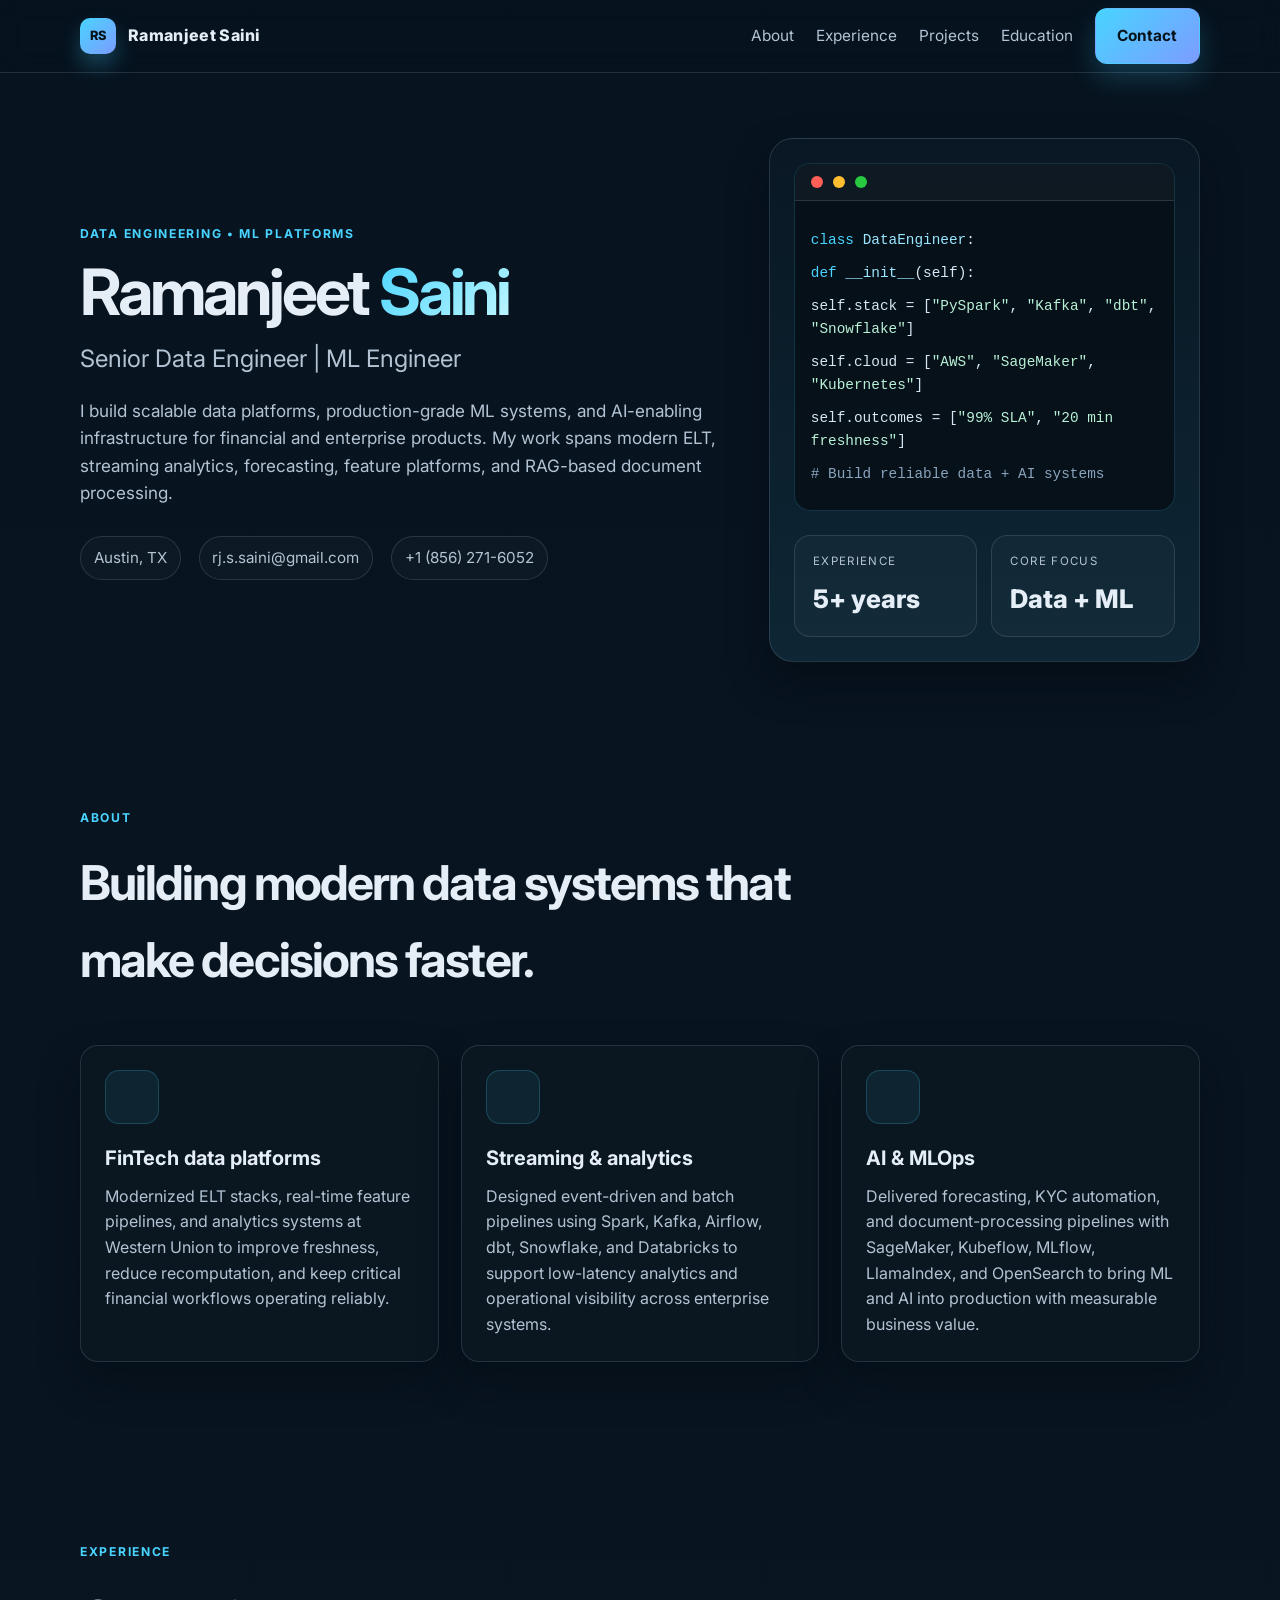
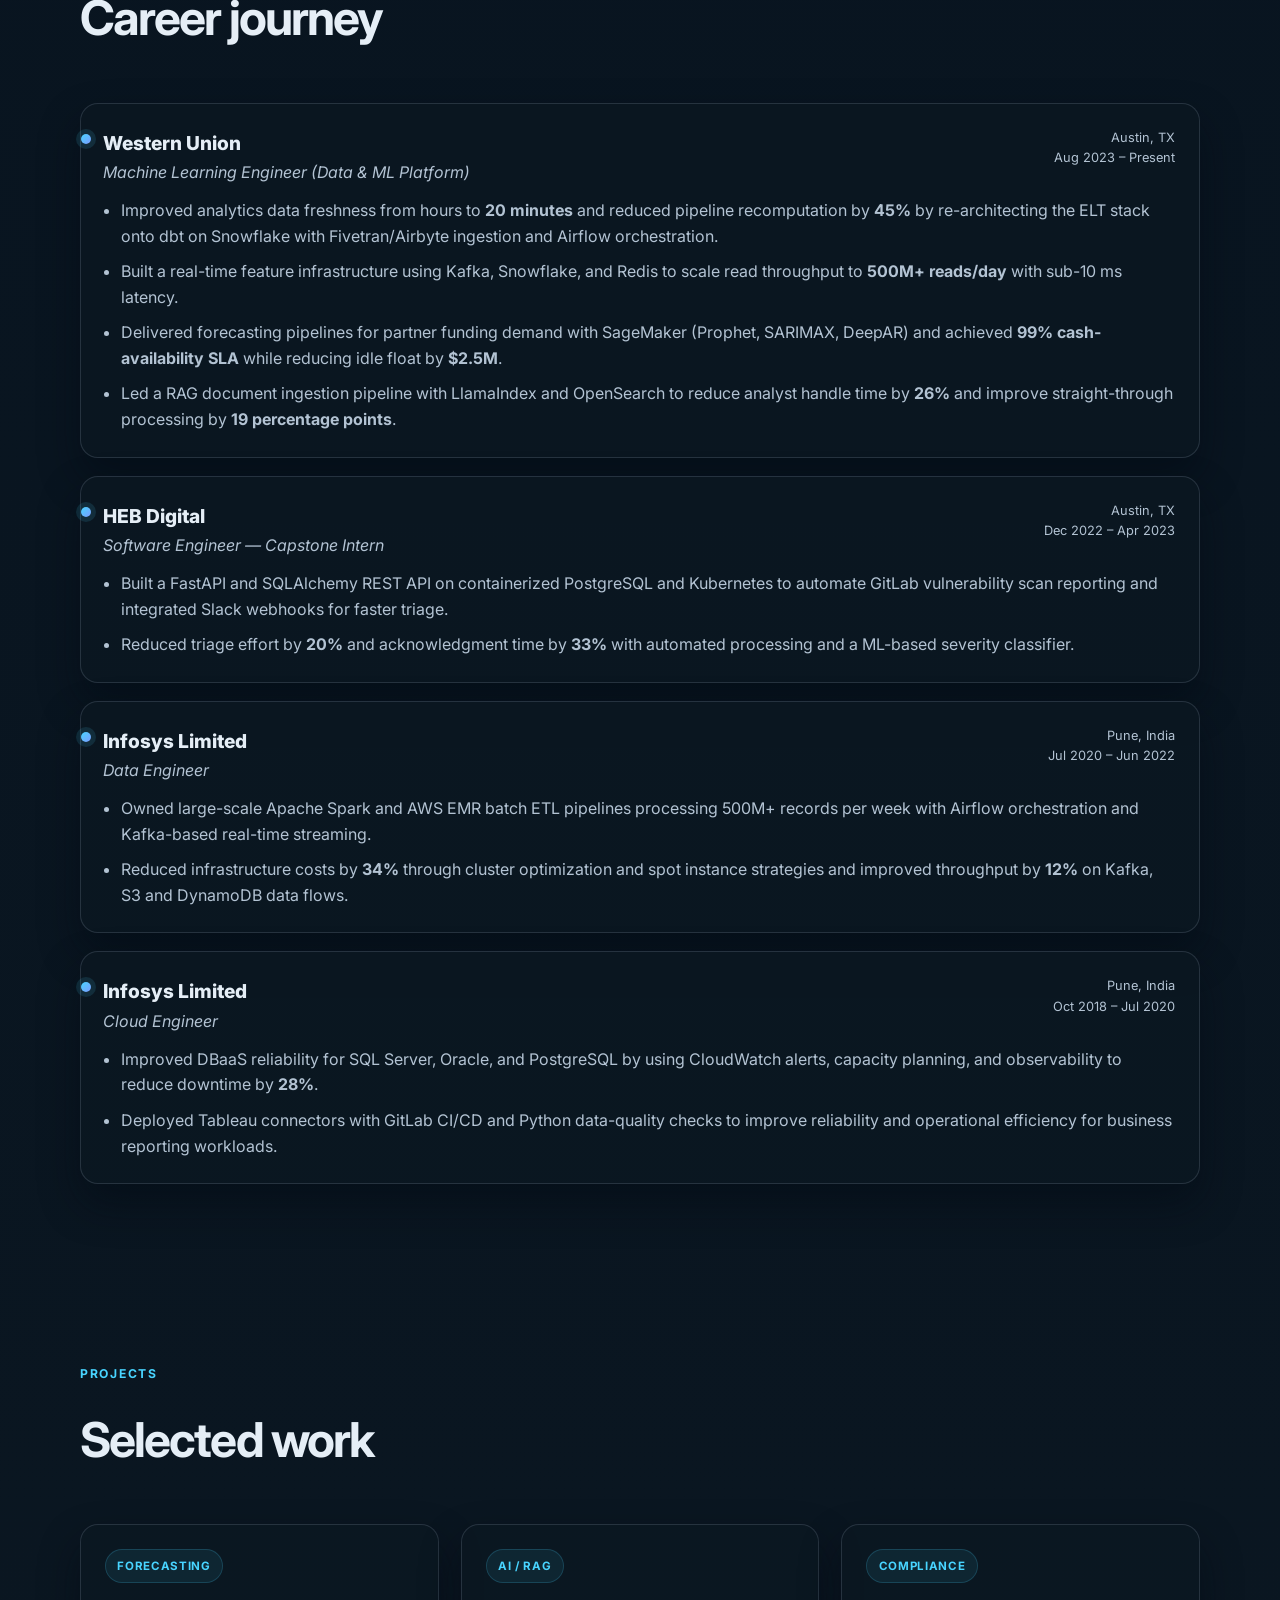
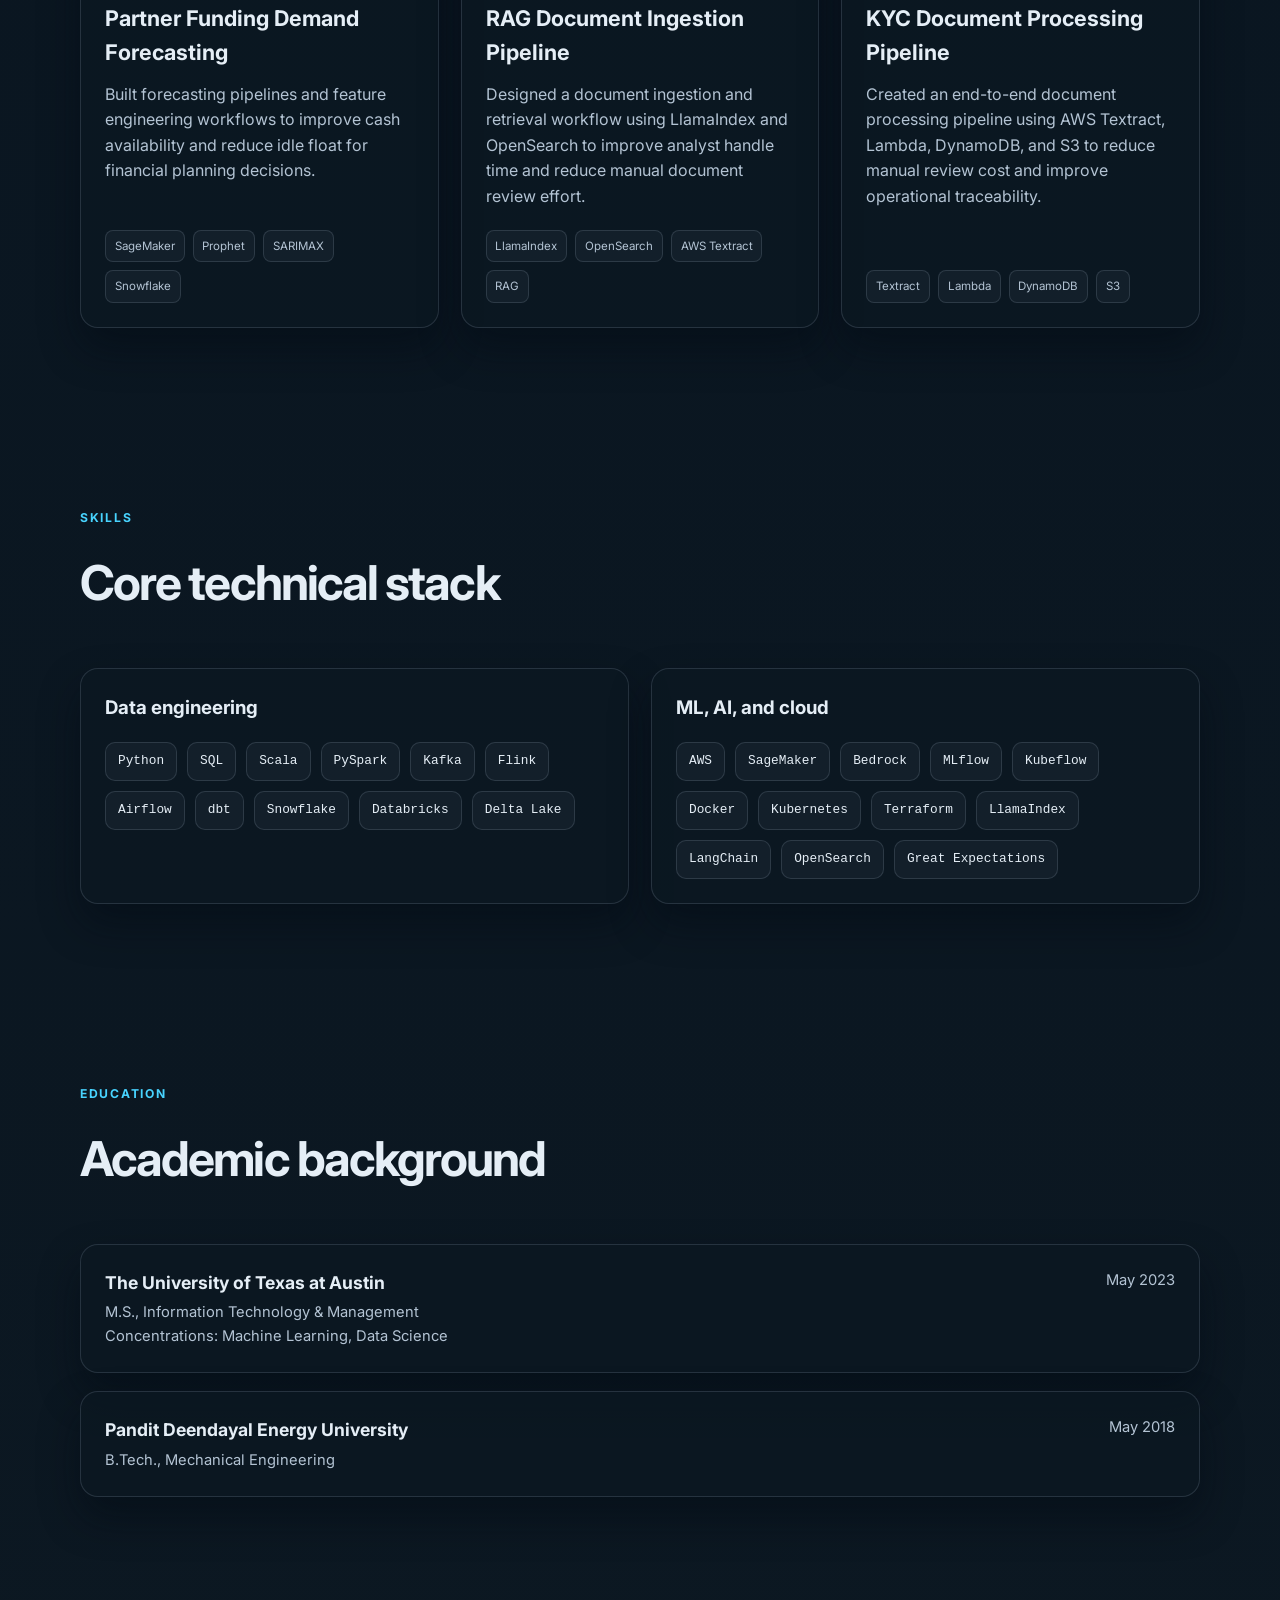
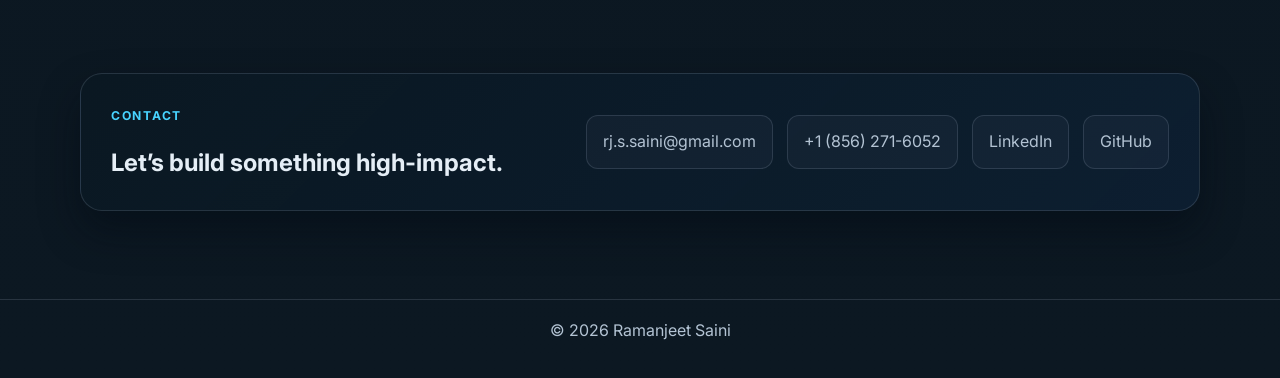
<file: index.html>
<!DOCTYPE html>
<html lang="en">
  <head>
    <meta charset="UTF-8" />
    <meta name="viewport" content="width=device-width, initial-scale=1.0" />
    <title>Ramanjeet Saini | Senior Data Engineer</title>
    <meta
      name="description"
      content="Ramanjeet Saini is a Senior Data Engineer and ML Engineer focused on data platforms, MLOps, forecasting, and AI systems."
    />
    <link rel="preconnect" href="https://fonts.googleapis.com" />
    <link rel="preconnect" href="https://fonts.gstatic.com" crossorigin />
    <link
      href="https://fonts.googleapis.com/css2?family=Inter:wght@400;500;600;700;800&display=swap"
      rel="stylesheet"
    />
    <link rel="stylesheet" href="styles.css" />
  </head>
  <body>
    <header class="topbar">
      <div class="container nav">
        <a href="#top" class="brand" aria-label="Ramanjeet Saini home">
          <span class="brand-mark">RS</span>
          <span>Ramanjeet Saini</span>
        </a>

        <nav class="nav-links" aria-label="Main navigation">
          <a href="#about">About</a>
          <a href="#experience">Experience</a>
          <a href="#projects">Projects</a>
          <a href="#education">Education</a>
          <a href="#contact" class="button primary">Contact</a>
        </nav>
      </div>
    </header>

    <main id="top">
      <section class="hero">
        <div class="container hero-grid">
          <div>
            <span class="eyebrow">Data Engineering • ML Platforms</span>
            <h1>
              Ramanjeet <span class="highlight">Saini</span>
            </h1>
            <div class="hero-subtitle">Senior Data Engineer | ML Engineer</div>
            <p class="hero-copy">
              I build scalable data platforms, production-grade ML systems, and AI-enabling
              infrastructure for financial and enterprise products. My work spans modern ELT,
              streaming analytics, forecasting, feature platforms, and RAG-based document
              processing.
            </p>

            <div class="hero-meta">
              <span class="meta-pill">Austin, TX</span>
              <span class="meta-pill">rj.s.saini@gmail.com</span>
              <span class="meta-pill">+1 (856) 271-6052</span>
            </div>
          </div>

          <aside class="hero-panel" aria-label="Technical snapshot">
            <div class="code-window">
              <div class="window-bar">
                <span class="dot red"></span>
                <span class="dot yellow"></span>
                <span class="dot green"></span>
              </div>
              <div class="window-content">
                <div class="code-line"><span class="code-key">class</span> <span class="code-var">DataEngineer</span>:</div>
                <div class="code-line">  <span class="code-key">def</span> <span class="code-var">__init__</span>(self):</div>
                <div class="code-line">    self.stack = [<span class="code-value">"PySpark"</span>, <span class="code-value">"Kafka"</span>, <span class="code-value">"dbt"</span>, <span class="code-value">"Snowflake"</span>]</div>
                <div class="code-line">    self.cloud = [<span class="code-value">"AWS"</span>, <span class="code-value">"SageMaker"</span>, <span class="code-value">"Kubernetes"</span>]</div>
                <div class="code-line">    self.outcomes = [<span class="code-value">"99% SLA"</span>, <span class="code-value">"20 min freshness"</span>]</div>
                <div class="code-line"><span class="code-muted"># Build reliable data + AI systems</span></div>
              </div>
            </div>

            <div class="quick-stats">
              <div class="stat-box">
                <span class="stat-label">Experience</span>
                <span class="stat-value">5+ years</span>
              </div>
              <div class="stat-box">
                <span class="stat-label">Core focus</span>
                <span class="stat-value">Data + ML</span>
              </div>
            </div>
          </aside>
        </div>
      </section>

      <section id="about">
        <div class="container">
          <div class="section-heading">
            <span class="eyebrow">About</span>
            <h2>Building modern data systems that make decisions faster.</h2>
          </div>

          <div class="card-grid three">
            <article class="info-card">
              <div class="icon-wrap"><i class="fa-solid fa-building-columns"></i></div>
              <h3>FinTech data platforms</h3>
              <p>
                Modernized ELT stacks, real-time feature pipelines, and analytics systems at
                Western Union to improve freshness, reduce recomputation, and keep critical
                financial workflows operating reliably.
              </p>
            </article>

            <article class="info-card">
              <div class="icon-wrap"><i class="fa-solid fa-database"></i></div>
              <h3>Streaming & analytics</h3>
              <p>
                Designed event-driven and batch pipelines using Spark, Kafka, Airflow, dbt,
                Snowflake, and Databricks to support low-latency analytics and operational
                visibility across enterprise systems.
              </p>
            </article>

            <article class="info-card">
              <div class="icon-wrap"><i class="fa-solid fa-brain"></i></div>
              <h3>AI & MLOps</h3>
              <p>
                Delivered forecasting, KYC automation, and document-processing pipelines with
                SageMaker, Kubeflow, MLflow, LlamaIndex, and OpenSearch to bring ML and AI into
                production with measurable business value.
              </p>
            </article>
          </div>
        </div>
      </section>

      <section id="experience">
        <div class="container">
          <div class="section-heading">
            <span class="eyebrow">Experience</span>
            <h2>Career journey</h2>
          </div>

          <div class="timeline">
            <article class="job-card">
              <div class="job-header">
                <div>
                  <div class="job-company">Western Union</div>
                  <div class="job-role">Machine Learning Engineer (Data &amp; ML Platform)</div>
                </div>
                <div class="job-meta">
                  <div>Austin, TX</div>
                  <div>Aug 2023 – Present</div>
                </div>
              </div>
              <ul>
                <li>
                  Improved analytics data freshness from hours to <strong>20 minutes</strong> and reduced
                  pipeline recomputation by <strong>45%</strong> by re-architecting the ELT stack onto dbt on
                  Snowflake with Fivetran/Airbyte ingestion and Airflow orchestration.
                </li>
                <li>
                  Built a real-time feature infrastructure using Kafka, Snowflake, and Redis to scale
                  read throughput to <strong>500M+ reads/day</strong> with sub-10 ms latency.
                </li>
                <li>
                  Delivered forecasting pipelines for partner funding demand with SageMaker (Prophet,
                  SARIMAX, DeepAR) and achieved <strong>99% cash-availability SLA</strong> while reducing idle float by
                  <strong>$2.5M</strong>.
                </li>
                <li>
                  Led a RAG document ingestion pipeline with LlamaIndex and OpenSearch to reduce analyst
                  handle time by <strong>26%</strong> and improve straight-through processing by <strong>19 percentage points</strong>.
                </li>
              </ul>
            </article>

            <article class="job-card">
              <div class="job-header">
                <div>
                  <div class="job-company">HEB Digital</div>
                  <div class="job-role">Software Engineer &mdash; Capstone Intern</div>
                </div>
                <div class="job-meta">
                  <div>Austin, TX</div>
                  <div>Dec 2022 – Apr 2023</div>
                </div>
              </div>
              <ul>
                <li>
                  Built a FastAPI and SQLAlchemy REST API on containerized PostgreSQL and Kubernetes to
                  automate GitLab vulnerability scan reporting and integrated Slack webhooks for faster triage.
                </li>
                <li>
                  Reduced triage effort by <strong>20%</strong> and acknowledgment time by <strong>33%</strong> with automated processing and a ML-based severity classifier.
                </li>
              </ul>
            </article>

            <article class="job-card">
              <div class="job-header">
                <div>
                  <div class="job-company">Infosys Limited</div>
                  <div class="job-role">Data Engineer</div>
                </div>
                <div class="job-meta">
                  <div>Pune, India</div>
                  <div>Jul 2020 – Jun 2022</div>
                </div>
              </div>
              <ul>
                <li>
                  Owned large-scale Apache Spark and AWS EMR batch ETL pipelines processing 500M+ records per week with Airflow orchestration and Kafka-based real-time streaming.
                </li>
                <li>
                  Reduced infrastructure costs by <strong>34%</strong> through cluster optimization and spot instance strategies and improved throughput by <strong>12%</strong> on Kafka, S3 and DynamoDB data flows.
                </li>
              </ul>
            </article>

            <article class="job-card">
              <div class="job-header">
                <div>
                  <div class="job-company">Infosys Limited</div>
                  <div class="job-role">Cloud Engineer</div>
                </div>
                <div class="job-meta">
                  <div>Pune, India</div>
                  <div>Oct 2018 – Jul 2020</div>
                </div>
              </div>
              <ul>
                <li>
                  Improved DBaaS reliability for SQL Server, Oracle, and PostgreSQL by using CloudWatch
                  alerts, capacity planning, and observability to reduce downtime by <strong>28%</strong>.
                </li>
                <li>
                  Deployed Tableau connectors with GitLab CI/CD and Python data-quality checks to improve
                  reliability and operational efficiency for business reporting workloads.
                </li>
              </ul>
            </article>
          </div>
        </div>
      </section>

      <section id="projects">
        <div class="container">
          <div class="section-heading">
            <span class="eyebrow">Projects</span>
            <h2>Selected work</h2>
          </div>

          <div class="project-grid">
            <article class="project-card">
              <div>
                <span class="badge">Forecasting</span>
                <h3>Partner Funding Demand Forecasting</h3>
                <p>
                  Built forecasting pipelines and feature engineering workflows to improve cash
                  availability and reduce idle float for financial planning decisions.
                </p>
              </div>
              <div class="project-tags">
                <span>SageMaker</span>
                <span>Prophet</span>
                <span>SARIMAX</span>
                <span>Snowflake</span>
              </div>
            </article>

            <article class="project-card">
              <div>
                <span class="badge">AI / RAG</span>
                <h3>RAG Document Ingestion Pipeline</h3>
                <p>
                  Designed a document ingestion and retrieval workflow using LlamaIndex and OpenSearch
                  to improve analyst handle time and reduce manual document review effort.
                </p>
              </div>
              <div class="project-tags">
                <span>LlamaIndex</span>
                <span>OpenSearch</span>
                <span>AWS Textract</span>
                <span>RAG</span>
              </div>
            </article>

            <article class="project-card">
              <div>
                <span class="badge">Compliance</span>
                <h3>KYC Document Processing Pipeline</h3>
                <p>
                  Created an end-to-end document processing pipeline using AWS Textract, Lambda, DynamoDB,
                  and S3 to reduce manual review cost and improve operational traceability.
                </p>
              </div>
              <div class="project-tags">
                <span>Textract</span>
                <span>Lambda</span>
                <span>DynamoDB</span>
                <span>S3</span>
              </div>
            </article>
          </div>
        </div>
      </section>

      <section id="skills">
        <div class="container">
          <div class="section-heading">
            <span class="eyebrow">Skills</span>
            <h2>Core technical stack</h2>
          </div>

          <div class="card-grid two">
            <article class="skill-card">
              <h3>Data engineering</h3>
              <div class="skill-list">
                <span class="skill-tag">Python</span>
                <span class="skill-tag">SQL</span>
                <span class="skill-tag">Scala</span>
                <span class="skill-tag">PySpark</span>
                <span class="skill-tag">Kafka</span>
                <span class="skill-tag">Flink</span>
                <span class="skill-tag">Airflow</span>
                <span class="skill-tag">dbt</span>
                <span class="skill-tag">Snowflake</span>
                <span class="skill-tag">Databricks</span>
                <span class="skill-tag">Delta Lake</span>
              </div>
            </article>

            <article class="skill-card">
              <h3>ML, AI, and cloud</h3>
              <div class="skill-list">
                <span class="skill-tag">AWS</span>
                <span class="skill-tag">SageMaker</span>
                <span class="skill-tag">Bedrock</span>
                <span class="skill-tag">MLflow</span>
                <span class="skill-tag">Kubeflow</span>
                <span class="skill-tag">Docker</span>
                <span class="skill-tag">Kubernetes</span>
                <span class="skill-tag">Terraform</span>
                <span class="skill-tag">LlamaIndex</span>
                <span class="skill-tag">LangChain</span>
                <span class="skill-tag">OpenSearch</span>
                <span class="skill-tag">Great Expectations</span>
              </div>
            </article>
          </div>
        </div>
      </section>

      <section id="education">
        <div class="container">
          <div class="section-heading">
            <span class="eyebrow">Education</span>
            <h2>Academic background</h2>
          </div>

          <div class="edu-grid">
            <article class="edu-card">
              <div>
                <h3>The University of Texas at Austin</h3>
                <p class="edu-meta">M.S., Information Technology &amp; Management</p>
                <p class="edu-meta">Concentrations: Machine Learning, Data Science</p>
              </div>
              <div class="edu-meta">May 2023</div>
            </article>

            <article class="edu-card">
              <div>
                <h3>Pandit Deendayal Energy University</h3>
                <p class="edu-meta">B.Tech., Mechanical Engineering</p>
              </div>
              <div class="edu-meta">May 2018</div>
            </article>
          </div>
        </div>
      </section>

      <section id="contact">
        <div class="container">
          <div class="contact-box">
            <div>
              <span class="eyebrow">Contact</span>
              <h2>Let’s build something high-impact.</h2>
            </div>
            <div class="contact-links">
              <a href="mailto:rj.s.saini@gmail.com">rj.s.saini@gmail.com</a>
              <a href="tel:+18562716052">+1 (856) 271-6052</a>
              <a href="https://www.linkedin.com/in/ramanjeet-saini" target="_blank" rel="noreferrer">LinkedIn</a>
              <a href="https://github.com/ramanjeetsaini" target="_blank" rel="noreferrer">GitHub</a>
            </div>
          </div>
        </div>
      </section>
    </main>

    <footer class="site-footer">
      <div class="container">© <span id="year"></span> Ramanjeet Saini</div>
    </footer>

    <script src="script.js"></script>
  </body>
</html>
</file>
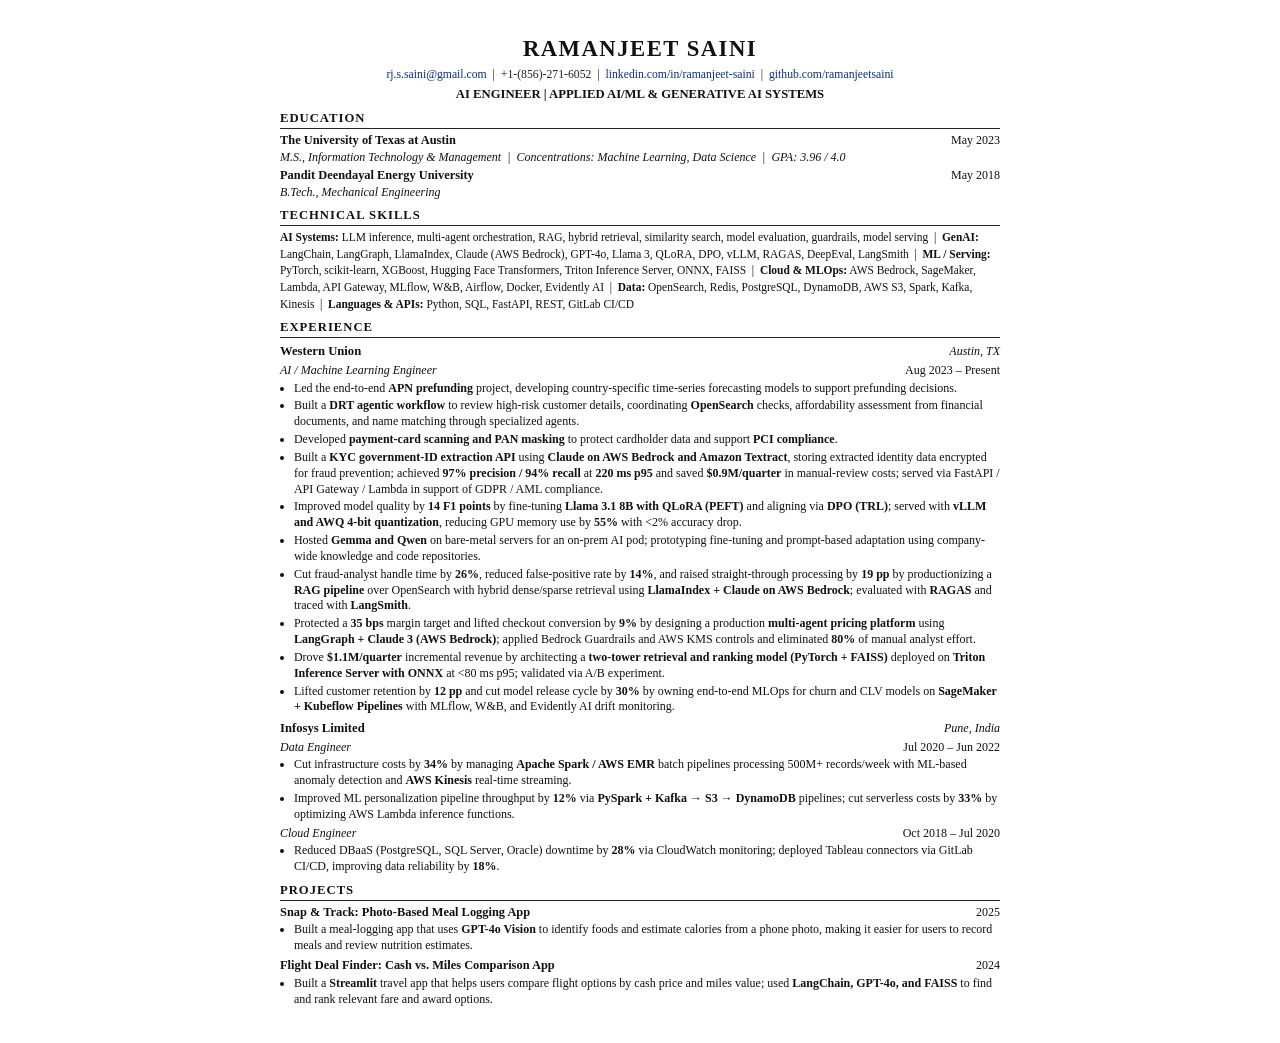
<file: Resume_RamanjeetSaini_AIEngineer.html>
<!DOCTYPE html>
<html lang="en">
<head>
<meta charset="UTF-8" />
<meta name="viewport" content="width=device-width, initial-scale=1.0"/>
<title>Ramanjeet Saini – AI / ML Engineer</title>
<style>
  *, *::before, *::after { box-sizing: border-box; margin: 0; padding: 0; }

  body {
    font-family: "Georgia", "Times New Roman", serif;
    font-size: 9.5pt;
    line-height: 1.35;
    color: #111;
    background: #fff;
    padding: 0.35in 0.5in;
    max-width: 8.5in;
    margin: 0 auto;
  }

  /* ── Header ─────────────────────────────────────────────── */
  .header { text-align: center; margin-bottom: 6px; }
  .header h1 {
    font-size: 17pt;
    font-weight: bold;
    letter-spacing: 1.5px;
    text-transform: uppercase;
    margin-bottom: 3px;
  }
  .header .contact { font-size: 8.8pt; color: #222; }
  .header .contact a { color: #0a3278; text-decoration: none; }

  /* ── Section ─────────────────────────────────────────────── */
  .section-title {
    font-size: 9.5pt;
    font-weight: bold;
    letter-spacing: 1px;
    text-transform: uppercase;
    border-bottom: 1px solid #222;
    margin-top: 7px;
    margin-bottom: 3px;
    padding-bottom: 1px;
  }

  /* ── Skills ─────────────────────────────────────────────── */
  .skills-para {
    font-size: 8.6pt;
    line-height: 1.45;
    margin-top: 2px;
  }

  /* ── Experience ──────────────────────────────────────────── */
  .job-header {
    display: flex;
    justify-content: space-between;
    align-items: baseline;
    margin-top: 5px;
  }
  .job-header .left .company { font-weight: bold; font-size: 9.5pt; }
  .job-header .left .title   { font-style: italic; font-size: 9pt; }
  .job-header .right {
    text-align: right;
    font-size: 9pt;
    white-space: nowrap;
    padding-left: 8px;
  }
  .job-header .right .location { font-style: italic; }

  /* ── Sub-role ────────────────────────────────────────────── */
  .subrole {
    display: flex;
    justify-content: space-between;
    align-items: baseline;
    margin-top: 2px;
  }
  .subrole .title { font-style: italic; font-size: 9pt; }
  .subrole .date  { font-size: 9pt; white-space: nowrap; }

  /* ── Education ───────────────────────────────────────────── */
  .edu-entry {
    display: flex;
    justify-content: space-between;
    align-items: baseline;
    margin-top: 3px;
  }
  .edu-entry .deg    { font-weight: bold; font-size: 9.3pt; }
  .edu-entry .date   { font-size: 9pt; white-space: nowrap; }
  .edu-entry .detail { font-size: 9pt; font-style: italic; }

  /* ── Bullets ─────────────────────────────────────────────── */
  ul { margin: 2px 0 2px 1.1em; padding: 0; }
  li { margin-bottom: 2px; font-size: 9pt; line-height: 1.32; }
  li strong { font-weight: bold; }

  /* ── Projects ────────────────────────────────────────────── */
  .proj-header {
    display: flex;
    justify-content: space-between;
    align-items: baseline;
    margin-top: 3px;
  }
  .proj-header .ptitle { font-weight: bold; font-size: 9.3pt; }
  .proj-header .pdate  { font-size: 9pt; white-space: nowrap; }

  @media print {
    @page { size: letter; margin: 0.22in; }
    body { padding: 0.06in 0.24in; font-size: 8.8pt; line-height: 1.23; }
    .section-title { margin-top: 5px; margin-bottom: 2px; }
    .job-header { margin-top: 3px; }
    ul { margin-top: 1px; margin-bottom: 1px; }
    li { margin-bottom: 1px; font-size: 8.5pt; line-height: 1.2; }
    a { color: #111; text-decoration: none; }
    .header h1 { font-size: 16pt; }
  }
</style>
</head>
<body>

<!-- ═══════════════════ HEADER ═══════════════════ -->
<div class="header">
  <h1>Ramanjeet Saini</h1>
  <div class="contact">
    <a href="mailto:rj.s.saini@gmail.com">rj.s.saini@gmail.com</a>
    &nbsp;|&nbsp; +1-(856)-271-6052
    &nbsp;|&nbsp; <a href="https://www.linkedin.com/in/ramanjeet-saini" target="_blank">linkedin.com/in/ramanjeet-saini</a>
    &nbsp;|&nbsp; <a href="https://www.github.com/ramanjeetsaini" target="_blank">github.com/ramanjeetsaini</a>
  </div>
  <div style="font-size:9.5pt;font-weight:bold;margin-top:3px;">AI ENGINEER | APPLIED AI/ML &amp; GENERATIVE AI SYSTEMS</div>
</div>

<!-- ═══════════════════ EDUCATION ═══════════════════ -->
<div class="section-title">Education</div>

<div class="edu-entry">
  <div>
    <div class="deg">The University of Texas at Austin</div>
    <div class="detail">M.S., Information Technology &amp; Management &nbsp;|&nbsp; Concentrations: Machine Learning, Data Science &nbsp;|&nbsp; GPA: 3.96 / 4.0</div>
  </div>
  <div class="date">May 2023</div>
</div>

<div class="edu-entry" style="margin-top:2px;">
  <div>
    <div class="deg">Pandit Deendayal Energy University</div>
    <div class="detail">B.Tech., Mechanical Engineering</div>
  </div>
  <div class="date">May 2018</div>
</div>

<!-- ═══════════════════ TECHNICAL SKILLS ═══════════════════ -->
<div class="section-title">Technical Skills</div>
<p class="skills-para">
  <strong>AI Systems:</strong> LLM inference, multi-agent orchestration, RAG, hybrid retrieval, similarity search, model evaluation, guardrails, model serving &nbsp;|&nbsp;
  <strong>GenAI:</strong> LangChain, LangGraph, LlamaIndex, Claude (AWS Bedrock), GPT-4o, Llama 3, QLoRA, DPO, vLLM, RAGAS, DeepEval, LangSmith &nbsp;|&nbsp;
  <strong>ML / Serving:</strong> PyTorch, scikit-learn, XGBoost, Hugging Face Transformers, Triton Inference Server, ONNX, FAISS &nbsp;|&nbsp;
  <strong>Cloud &amp; MLOps:</strong> AWS Bedrock, SageMaker, Lambda, API Gateway, MLflow, W&amp;B, Airflow, Docker, Evidently AI &nbsp;|&nbsp;
  <strong>Data:</strong> OpenSearch, Redis, PostgreSQL, DynamoDB, AWS S3, Spark, Kafka, Kinesis &nbsp;|&nbsp;
  <strong>Languages &amp; APIs:</strong> Python, SQL, FastAPI, REST, GitLab CI/CD
</p>

<!-- ═══════════════════ EXPERIENCE ═══════════════════ -->
<div class="section-title">Experience</div>

<!-- ── Western Union ── -->
<div class="job-header">
  <div class="left">
    <div class="company">Western Union</div>
  </div>
  <div class="right">
    <div class="location">Austin, TX</div>
  </div>
</div>

<div class="subrole">
  <div class="title">AI / Machine Learning Engineer</div>
  <div class="date">Aug 2023 &ndash; Present</div>
</div>
<ul>
  <li>
    Led the end-to-end <strong>APN prefunding</strong> project, developing country-specific time-series forecasting models to support prefunding decisions.
  </li>
  <li>
    Built a <strong>DRT agentic workflow</strong> to review high-risk customer details, coordinating <strong>OpenSearch</strong> checks, affordability assessment from financial documents, and name matching through specialized agents.
  </li>
  <li>
    Developed <strong>payment-card scanning and PAN masking</strong> to protect cardholder data and support <strong>PCI compliance</strong>.
  </li>
  <li>
    Built a <strong>KYC government-ID extraction API</strong> using <strong>Claude on AWS Bedrock and Amazon Textract</strong>, storing extracted identity data encrypted for fraud prevention; achieved <strong>97% precision / 94% recall</strong> at <strong>220 ms p95</strong> and saved <strong>$0.9M/quarter</strong> in manual-review costs; served via FastAPI / API Gateway / Lambda in support of GDPR / AML compliance.
  </li>
  <li>
    Improved model quality by <strong>14 F1 points</strong> by fine-tuning <strong>Llama 3.1 8B with QLoRA (PEFT)</strong> and aligning via <strong>DPO (TRL)</strong>; served with <strong>vLLM and AWQ 4-bit quantization</strong>, reducing GPU memory use by <strong>55%</strong> with &lt;2% accuracy drop.
  </li>
  <li>
    Hosted <strong>Gemma and Qwen</strong> on bare-metal servers for an on-prem AI pod; prototyping fine-tuning and prompt-based adaptation using company-wide knowledge and code repositories.
  </li>
  <li>
    Cut fraud-analyst handle time by <strong>26%</strong>, reduced false-positive rate by <strong>14%</strong>, and raised straight-through processing by <strong>19 pp</strong> by productionizing a <strong>RAG pipeline</strong> over OpenSearch with hybrid dense/sparse retrieval using <strong>LlamaIndex + Claude on AWS Bedrock</strong>; evaluated with <strong>RAGAS</strong> and traced with <strong>LangSmith</strong>.
  </li>
  <li>
    Protected a <strong>35 bps</strong> margin target and lifted checkout conversion by <strong>9%</strong> by designing a production <strong>multi-agent pricing platform</strong> using <strong>LangGraph + Claude 3 (AWS Bedrock)</strong>; applied Bedrock Guardrails and AWS KMS controls and eliminated <strong>80%</strong> of manual analyst effort.
  </li>
  <li>
    Drove <strong>$1.1M/quarter</strong> incremental revenue by architecting a <strong>two-tower retrieval and ranking model (PyTorch + FAISS)</strong> deployed on <strong>Triton Inference Server with ONNX</strong> at &lt;80 ms p95; validated via A/B experiment.
  </li>
  <li>
    Lifted customer retention by <strong>12 pp</strong> and cut model release cycle by <strong>30%</strong> by owning end-to-end MLOps for churn and CLV models on <strong>SageMaker + Kubeflow Pipelines</strong> with MLflow, W&amp;B, and Evidently AI drift monitoring.
  </li>
</ul>

<!-- ── Infosys ── -->
<div class="job-header" style="margin-top:5px;">
  <div class="left">
    <div class="company">Infosys Limited</div>
  </div>
  <div class="right">
    <div class="location">Pune, India</div>
  </div>
</div>

<div class="subrole">
  <div class="title">Data Engineer</div>
  <div class="date">Jul 2020 &ndash; Jun 2022</div>
</div>
<ul>
  <li>
    Cut infrastructure costs by <strong>34%</strong> by managing <strong>Apache Spark / AWS EMR</strong> batch pipelines processing 500M+ records/week with ML-based anomaly detection and <strong>AWS Kinesis</strong> real-time streaming.
  </li>
  <li>
    Improved ML personalization pipeline throughput by <strong>12%</strong> via <strong>PySpark + Kafka &rarr; S3 &rarr; DynamoDB</strong> pipelines; cut serverless costs by <strong>33%</strong> by optimizing AWS Lambda inference functions.
  </li>
</ul>

<div class="subrole" style="margin-top:2px;">
  <div class="title">Cloud Engineer</div>
  <div class="date">Oct 2018 &ndash; Jul 2020</div>
</div>
<ul>
  <li>
    Reduced DBaaS (PostgreSQL, SQL Server, Oracle) downtime by <strong>28%</strong> via CloudWatch monitoring; deployed Tableau connectors via GitLab CI/CD, improving data reliability by <strong>18%</strong>.
  </li>
</ul>

<!-- ═══════════════════ PROJECTS ═══════════════════ -->
<div class="section-title">Projects</div>

<div class="proj-header" style="margin-top:3px;">
  <div class="ptitle">Snap &amp; Track: Photo-Based Meal Logging App</div>
  <div class="pdate">2025</div>
</div>
<ul>
  <li>Built a meal-logging app that uses <strong>GPT-4o Vision</strong> to identify foods and estimate calories from a phone photo, making it easier for users to record meals and review nutrition estimates.</li>
</ul>

<div class="proj-header" style="margin-top:3px;">
  <div class="ptitle">Flight Deal Finder: Cash vs. Miles Comparison App</div>
  <div class="pdate">2024</div>
</div>
<ul>
  <li>Built a <strong>Streamlit</strong> travel app that helps users compare flight options by cash price and miles value; used <strong>LangChain, GPT-4o, and FAISS</strong> to find and rank relevant fare and award options.</li>
</ul>

</body>
</html>
</file>
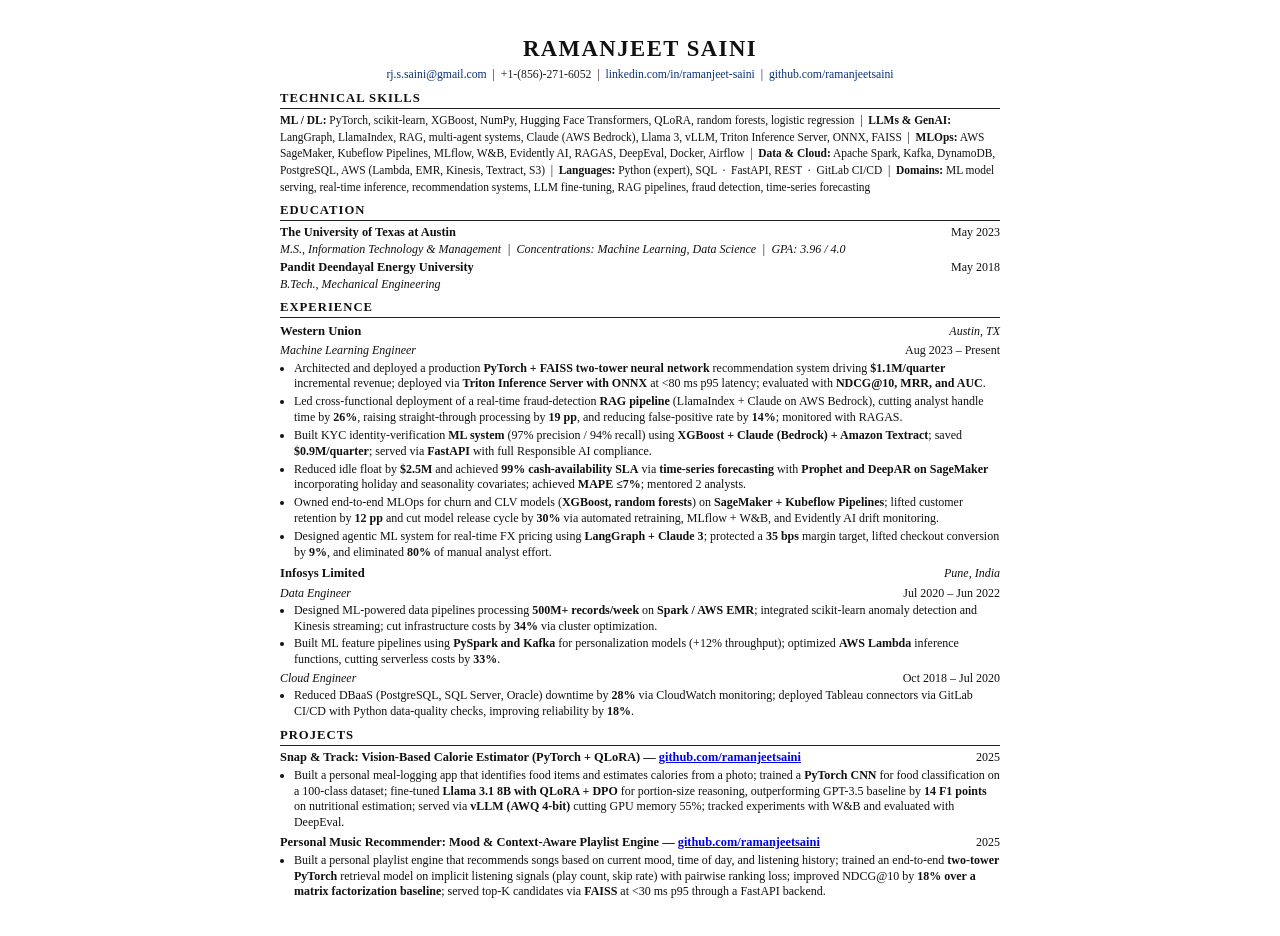
<file: Resume_RamanjeetSaini_MLEngineer.html>
<!DOCTYPE html>
<html lang="en">
<head>
<meta charset="UTF-8" />
<meta name="viewport" content="width=device-width, initial-scale=1.0"/>
<title>Ramanjeet Saini – Machine Learning Engineer</title>
<style>
  *, *::before, *::after { box-sizing: border-box; margin: 0; padding: 0; }

  body {
    font-family: "Georgia", "Times New Roman", serif;
    font-size: 9.5pt;
    line-height: 1.35;
    color: #111;
    background: #fff;
    padding: 0.35in 0.5in;
    max-width: 8.5in;
    margin: 0 auto;
  }

  /* ── Header ─────────────────────────────────────────────── */
  .header { text-align: center; margin-bottom: 6px; }
  .header h1 {
    font-size: 17pt;
    font-weight: bold;
    letter-spacing: 1.5px;
    text-transform: uppercase;
    margin-bottom: 3px;
  }
  .header .contact { font-size: 8.8pt; color: #222; }
  .header .contact a { color: #0a3278; text-decoration: none; }

  /* ── Section ─────────────────────────────────────────────── */
  .section-title {
    font-size: 9.5pt;
    font-weight: bold;
    letter-spacing: 1px;
    text-transform: uppercase;
    border-bottom: 1px solid #222;
    margin-top: 7px;
    margin-bottom: 3px;
    padding-bottom: 1px;
  }

  /* ── Skills ─────────────────────────────────────────────── */
  .skills-para {
    font-size: 8.6pt;
    line-height: 1.45;
    margin-top: 2px;
  }

  /* ── Experience ──────────────────────────────────────────── */
  .job-header {
    display: flex;
    justify-content: space-between;
    align-items: baseline;
    margin-top: 5px;
  }
  .job-header .left .company { font-weight: bold; font-size: 9.5pt; }
  .job-header .left .title   { font-style: italic; font-size: 9pt; }
  .job-header .right {
    text-align: right;
    font-size: 9pt;
    white-space: nowrap;
    padding-left: 8px;
  }
  .job-header .right .location { font-style: italic; }

  /* ── Sub-role ────────────────────────────────────────────── */
  .subrole {
    display: flex;
    justify-content: space-between;
    align-items: baseline;
    margin-top: 2px;
  }
  .subrole .title { font-style: italic; font-size: 9pt; }
  .subrole .date  { font-size: 9pt; white-space: nowrap; }

  /* ── Education ───────────────────────────────────────────── */
  .edu-entry {
    display: flex;
    justify-content: space-between;
    align-items: baseline;
    margin-top: 3px;
  }
  .edu-entry .deg    { font-weight: bold; font-size: 9.3pt; }
  .edu-entry .date   { font-size: 9pt; white-space: nowrap; }
  .edu-entry .detail { font-size: 9pt; font-style: italic; }

  /* ── Bullets ─────────────────────────────────────────────── */
  ul { margin: 2px 0 2px 1.1em; padding: 0; }
  li { margin-bottom: 2px; font-size: 9pt; line-height: 1.32; }
  li strong { font-weight: bold; }

  /* ── Projects ────────────────────────────────────────────── */
  .proj-header {
    display: flex;
    justify-content: space-between;
    align-items: baseline;
    margin-top: 3px;
  }
  .proj-header .ptitle { font-weight: bold; font-size: 9.3pt; }
  .proj-header .pdate  { font-size: 9pt; white-space: nowrap; }

  @media print {
    body { padding: 0.3in 0.45in; font-size: 9pt; }
    a { color: #111; text-decoration: none; }
    .header h1 { font-size: 16pt; }
  }
</style>
</head>
<body>

<!-- ═══════════════════ HEADER ═══════════════════ -->
<div class="header">
  <h1>Ramanjeet Saini</h1>
  <div class="contact">
    <a href="mailto:rj.s.saini@gmail.com">rj.s.saini@gmail.com</a>
    &nbsp;|&nbsp; +1-(856)-271-6052
    &nbsp;|&nbsp; <a href="https://www.linkedin.com/in/ramanjeet-saini" target="_blank">linkedin.com/in/ramanjeet-saini</a>
    &nbsp;|&nbsp; <a href="https://www.github.com/ramanjeetsaini" target="_blank">github.com/ramanjeetsaini</a>
  </div>
</div>

<!-- ═══════════════════ TECHNICAL SKILLS ═══════════════════ -->
<div class="section-title">Technical Skills</div>
<p class="skills-para">
  <strong>ML / DL:</strong> PyTorch, scikit-learn, XGBoost, NumPy, Hugging Face Transformers, QLoRA, random forests, logistic regression &nbsp;|&nbsp;
  <strong>LLMs &amp; GenAI:</strong> LangGraph, LlamaIndex, RAG, multi-agent systems, Claude (AWS Bedrock), Llama 3, vLLM, Triton Inference Server, ONNX, FAISS &nbsp;|&nbsp;
  <strong>MLOps:</strong> AWS SageMaker, Kubeflow Pipelines, MLflow, W&amp;B, Evidently AI, RAGAS, DeepEval, Docker, Airflow &nbsp;|&nbsp;
  <strong>Data &amp; Cloud:</strong> Apache Spark, Kafka, DynamoDB, PostgreSQL, AWS (Lambda, EMR, Kinesis, Textract, S3) &nbsp;|&nbsp;
  <strong>Languages:</strong> Python (expert), SQL &nbsp;&middot;&nbsp; FastAPI, REST &nbsp;&middot;&nbsp; GitLab CI/CD &nbsp;|&nbsp;
  <strong>Domains:</strong> ML model serving, real-time inference, recommendation systems, LLM fine-tuning, RAG pipelines, fraud detection, time-series forecasting
</p>

<!-- ═══════════════════ EDUCATION ═══════════════════ -->
<div class="section-title">Education</div>

<div class="edu-entry">
  <div>
    <div class="deg">The University of Texas at Austin</div>
    <div class="detail">M.S., Information Technology &amp; Management &nbsp;|&nbsp; Concentrations: Machine Learning, Data Science &nbsp;|&nbsp; GPA: 3.96 / 4.0</div>
  </div>
  <div class="date">May 2023</div>
</div>

<div class="edu-entry" style="margin-top:2px;">
  <div>
    <div class="deg">Pandit Deendayal Energy University</div>
    <div class="detail">B.Tech., Mechanical Engineering</div>
  </div>
  <div class="date">May 2018</div>
</div>

<!-- ═══════════════════ EXPERIENCE ═══════════════════ -->
<div class="section-title">Experience</div>

<!-- ── Western Union ── -->
<div class="job-header">
  <div class="left">
    <div class="company">Western Union</div>
  </div>
  <div class="right">
    <div class="location">Austin, TX</div>
  </div>
</div>

<div class="subrole">
  <div class="title">Machine Learning Engineer</div>
  <div class="date">Aug 2023 &ndash; Present</div>
</div>
<ul>
  <li>
    Architected and deployed a production <strong>PyTorch + FAISS two-tower neural network</strong> recommendation system driving <strong>$1.1M/quarter</strong> incremental revenue; deployed via <strong>Triton Inference Server with ONNX</strong> at &lt;80 ms p95 latency; evaluated with <strong>NDCG@10, MRR, and AUC</strong>.
  </li>
  <li>
    Led cross-functional deployment of a real-time fraud-detection <strong>RAG pipeline</strong> (LlamaIndex + Claude on AWS Bedrock), cutting analyst handle time by <strong>26%</strong>, raising straight-through processing by <strong>19 pp</strong>, and reducing false-positive rate by <strong>14%</strong>; monitored with RAGAS.
  </li>
  <li>
    Built KYC identity-verification <strong>ML system</strong> (97% precision / 94% recall) using <strong>XGBoost + Claude (Bedrock) + Amazon Textract</strong>; saved <strong>$0.9M/quarter</strong>; served via <strong>FastAPI</strong> with full Responsible AI compliance.
  </li>
  <li>
    Reduced idle float by <strong>$2.5M</strong> and achieved <strong>99% cash-availability SLA</strong> via <strong>time-series forecasting</strong> with <strong>Prophet and DeepAR on SageMaker</strong> incorporating holiday and seasonality covariates; achieved <strong>MAPE &le;7%</strong>; mentored 2 analysts.
  </li>
  <li>
    Owned end-to-end MLOps for churn and CLV models (<strong>XGBoost, random forests</strong>) on <strong>SageMaker + Kubeflow Pipelines</strong>; lifted customer retention by <strong>12 pp</strong> and cut model release cycle by <strong>30%</strong> via automated retraining, MLflow + W&amp;B, and Evidently AI drift monitoring.
  </li>
  <li>
    Designed agentic ML system for real-time FX pricing using <strong>LangGraph + Claude 3</strong>; protected a <strong>35 bps</strong> margin target, lifted checkout conversion by <strong>9%</strong>, and eliminated <strong>80%</strong> of manual analyst effort.
  </li>
</ul>

<!-- ── Infosys ── -->
<div class="job-header" style="margin-top:5px;">
  <div class="left">
    <div class="company">Infosys Limited</div>
  </div>
  <div class="right">
    <div class="location">Pune, India</div>
  </div>
</div>

<div class="subrole">
  <div class="title">Data Engineer</div>
  <div class="date">Jul 2020 &ndash; Jun 2022</div>
</div>
<ul>
  <li>
    Designed ML-powered data pipelines processing <strong>500M+ records/week</strong> on <strong>Spark / AWS EMR</strong>; integrated scikit-learn anomaly detection and Kinesis streaming; cut infrastructure costs by <strong>34%</strong> via cluster optimization.
  </li>
  <li>
    Built ML feature pipelines using <strong>PySpark and Kafka</strong> for personalization models (+12% throughput); optimized <strong>AWS Lambda</strong> inference functions, cutting serverless costs by <strong>33%</strong>.
  </li>
</ul>

<div class="subrole" style="margin-top:2px;">
  <div class="title">Cloud Engineer</div>
  <div class="date">Oct 2018 &ndash; Jul 2020</div>
</div>
<ul>
  <li>
    Reduced DBaaS (PostgreSQL, SQL Server, Oracle) downtime by <strong>28%</strong> via CloudWatch monitoring; deployed Tableau connectors via GitLab CI/CD with Python data-quality checks, improving reliability by <strong>18%</strong>.
  </li>
</ul>

<!-- ═══════════════════ PROJECTS ═══════════════════ -->
<div class="section-title">Projects</div>

<div class="proj-header">
  <div class="ptitle">Snap &amp; Track: Vision-Based Calorie Estimator (PyTorch + QLoRA) &mdash; <a href="https://github.com/ramanjeetsaini" target="_blank">github.com/ramanjeetsaini</a></div>
  <div class="pdate">2025</div>
</div>
<ul>
  <li>Built a personal meal-logging app that identifies food items and estimates calories from a photo; trained a <strong>PyTorch CNN</strong> for food classification on a 100-class dataset; fine-tuned <strong>Llama 3.1 8B with QLoRA + DPO</strong> for portion-size reasoning, outperforming GPT-3.5 baseline by <strong>14 F1 points</strong> on nutritional estimation; served via <strong>vLLM (AWQ 4-bit)</strong> cutting GPU memory 55%; tracked experiments with W&amp;B and evaluated with DeepEval.</li>
</ul>

<div class="proj-header" style="margin-top:3px;">
  <div class="ptitle">Personal Music Recommender: Mood &amp; Context-Aware Playlist Engine &mdash; <a href="https://github.com/ramanjeetsaini" target="_blank">github.com/ramanjeetsaini</a></div>
  <div class="pdate">2025</div>
</div>
<ul>
  <li>Built a personal playlist engine that recommends songs based on current mood, time of day, and listening history; trained an end-to-end <strong>two-tower PyTorch</strong> retrieval model on implicit listening signals (play count, skip rate) with pairwise ranking loss; improved NDCG@10 by <strong>18% over a matrix factorization baseline</strong>; served top-K candidates via <strong>FAISS</strong> at &lt;30 ms p95 through a FastAPI backend.</li>
</ul>

</body>
</html>
</file>
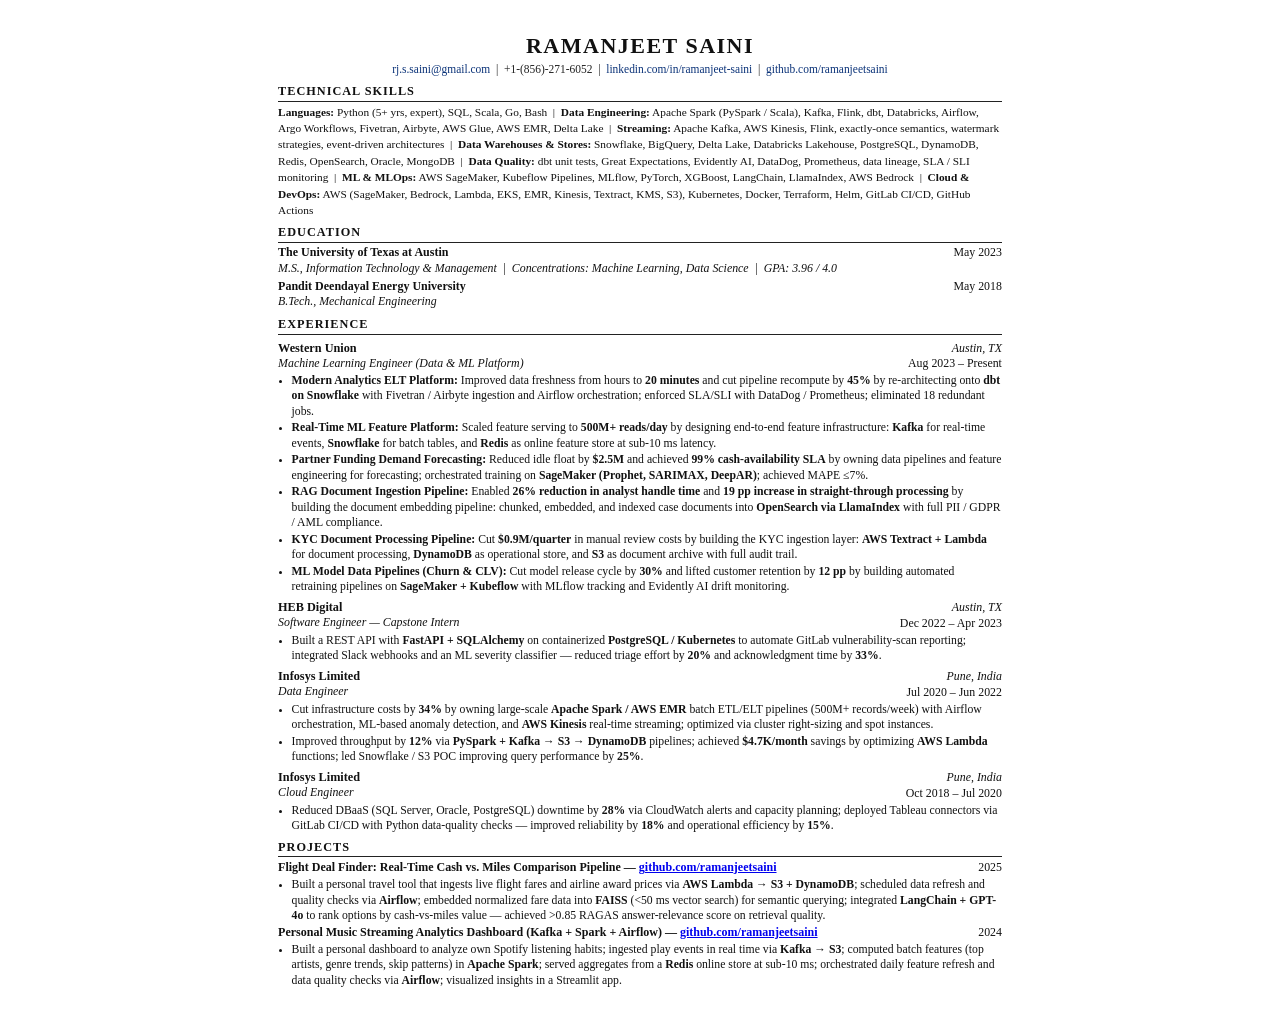
<file: Resume_RamanjeetSaini_SeniorDataEngineer.html>
<!DOCTYPE html>
<html lang="en">
<head>
<meta charset="UTF-8" />
<meta name="viewport" content="width=device-width, initial-scale=1.0"/>
<title>Ramanjeet Saini – Senior Data Engineer</title>
<style>
  *, *::before, *::after { box-sizing: border-box; margin: 0; padding: 0; }

  body {
    font-family: "Georgia", "Times New Roman", serif;
    font-size: 9.2pt;
    line-height: 1.33;
    color: #111;
    background: #fff;
    padding: 0.32in 0.48in;
    max-width: 8.5in;
    margin: 0 auto;
  }

  /* ── Header ─────────────────────────────────────────────── */
  .header { text-align: center; margin-bottom: 5px; }
  .header h1 {
    font-size: 16.5pt;
    font-weight: bold;
    letter-spacing: 1.5px;
    text-transform: uppercase;
    margin-bottom: 2px;
  }
  .header .contact { font-size: 8.6pt; color: #222; }
  .header .contact a { color: #0a3278; text-decoration: none; }

  /* ── Section ─────────────────────────────────────────────── */
  .section-title {
    font-size: 9.2pt;
    font-weight: bold;
    letter-spacing: 1px;
    text-transform: uppercase;
    border-bottom: 1px solid #222;
    margin-top: 6px;
    margin-bottom: 2px;
    padding-bottom: 1px;
  }

  /* ── Skills ─────────────────────────────────────────────── */
  .skills-para {
    font-size: 8.5pt;
    line-height: 1.45;
    margin-top: 2px;
  }

  /* ── Experience ──────────────────────────────────────────── */
  .job-header {
    display: flex;
    justify-content: space-between;
    align-items: baseline;
    margin-top: 5px;
  }
  .job-header .left .company { font-weight: bold; font-size: 9.2pt; }
  .job-header .left .title   { font-style: italic; font-size: 8.9pt; }
  .job-header .right {
    text-align: right;
    font-size: 8.9pt;
    white-space: nowrap;
    padding-left: 8px;
  }
  .job-header .right .location { font-style: italic; }

  /* ── Education ───────────────────────────────────────────── */
  .edu-entry {
    display: flex;
    justify-content: space-between;
    align-items: baseline;
    margin-top: 2px;
  }
  .edu-entry .deg    { font-weight: bold; font-size: 9pt; }
  .edu-entry .date   { font-size: 8.9pt; white-space: nowrap; }
  .edu-entry .detail { font-size: 8.9pt; font-style: italic; }

  /* ── Bullets ─────────────────────────────────────────────── */
  ul { margin: 1px 0 1px 1.1em; padding: 0; }
  li { margin-bottom: 1.5px; font-size: 8.8pt; line-height: 1.3; }
  li strong { font-weight: bold; }

  /* ── Projects ────────────────────────────────────────────── */
  .proj-header {
    display: flex;
    justify-content: space-between;
    align-items: baseline;
    margin-top: 3px;
  }
  .proj-header .ptitle { font-weight: bold; font-size: 9pt; }
  .proj-header .pdate  { font-size: 8.9pt; white-space: nowrap; }

  /* ── Print ───────────────────────────────────────────────── */
  @media print {
    body { padding: 0.28in 0.42in; font-size: 8.8pt; }
    a { color: #111; text-decoration: none; }
    .header h1 { font-size: 15pt; }
  }
</style>
</head>
<body>

<!-- ═══════════════════ HEADER ═══════════════════ -->
<div class="header">
  <h1>Ramanjeet Saini</h1>
  <div class="contact">
    <a href="mailto:rj.s.saini@gmail.com">rj.s.saini@gmail.com</a>
    &nbsp;|&nbsp; +1-(856)-271-6052
    &nbsp;|&nbsp; <a href="https://www.linkedin.com/in/ramanjeet-saini" target="_blank">linkedin.com/in/ramanjeet-saini</a>
    &nbsp;|&nbsp; <a href="https://www.github.com/ramanjeetsaini" target="_blank">github.com/ramanjeetsaini</a>
  </div>
</div>

<!-- ═══════════════════ TECHNICAL SKILLS ═══════════════════ -->
<div class="section-title">Technical Skills</div>
<p class="skills-para">
  <strong>Languages:</strong> Python (5+ yrs, expert), SQL, Scala, Go, Bash &nbsp;|&nbsp;
  <strong>Data Engineering:</strong> Apache Spark (PySpark / Scala), Kafka, Flink, dbt, Databricks, Airflow, Argo Workflows, Fivetran, Airbyte, AWS Glue, AWS EMR, Delta Lake &nbsp;|&nbsp;
  <strong>Streaming:</strong> Apache Kafka, AWS Kinesis, Flink, exactly-once semantics, watermark strategies, event-driven architectures &nbsp;|&nbsp;
  <strong>Data Warehouses &amp; Stores:</strong> Snowflake, BigQuery, Delta Lake, Databricks Lakehouse, PostgreSQL, DynamoDB, Redis, OpenSearch, Oracle, MongoDB &nbsp;|&nbsp;
  <strong>Data Quality:</strong> dbt unit tests, Great Expectations, Evidently AI, DataDog, Prometheus, data lineage, SLA / SLI monitoring &nbsp;|&nbsp;
  <strong>ML &amp; MLOps:</strong> AWS SageMaker, Kubeflow Pipelines, MLflow, PyTorch, XGBoost, LangChain, LlamaIndex, AWS Bedrock &nbsp;|&nbsp;
  <strong>Cloud &amp; DevOps:</strong> AWS (SageMaker, Bedrock, Lambda, EKS, EMR, Kinesis, Textract, KMS, S3), Kubernetes, Docker, Terraform, Helm, GitLab CI/CD, GitHub Actions
</p>

<!-- ═══════════════════ EDUCATION ═══════════════════ -->
<div class="section-title">Education</div>

<div class="edu-entry">
  <div>
    <div class="deg">The University of Texas at Austin</div>
    <div class="detail">M.S., Information Technology &amp; Management &nbsp;|&nbsp; Concentrations: Machine Learning, Data Science &nbsp;|&nbsp; GPA: 3.96 / 4.0</div>
  </div>
  <div class="date">May 2023</div>
</div>

<div class="edu-entry" style="margin-top:2px;">
  <div>
    <div class="deg">Pandit Deendayal Energy University</div>
    <div class="detail">B.Tech., Mechanical Engineering</div>
  </div>
  <div class="date">May 2018</div>
</div>

<!-- ═══════════════════ EXPERIENCE ═══════════════════ -->
<div class="section-title">Experience</div>

<!-- ── Western Union ── -->
<div class="job-header">
  <div class="left">
    <div class="company">Western Union</div>
    <div class="title">Machine Learning Engineer (Data &amp; ML Platform)</div>
  </div>
  <div class="right">
    <div class="location">Austin, TX</div>
    <div>Aug 2023 &ndash; Present</div>
  </div>
</div>

<ul>
  <li>
    <strong>Modern Analytics ELT Platform:</strong> Improved data freshness from hours to <strong>20 minutes</strong> and cut pipeline recompute by <strong>45%</strong> by re-architecting onto <strong>dbt on Snowflake</strong> with Fivetran / Airbyte ingestion and Airflow orchestration; enforced SLA/SLI with DataDog / Prometheus; eliminated 18 redundant jobs.
  </li>
  <li>
    <strong>Real-Time ML Feature Platform:</strong> Scaled feature serving to <strong>500M+ reads/day</strong> by designing end-to-end feature infrastructure: <strong>Kafka</strong> for real-time events, <strong>Snowflake</strong> for batch tables, and <strong>Redis</strong> as online feature store at sub-10 ms latency.
  </li>
  <li>
    <strong>Partner Funding Demand Forecasting:</strong> Reduced idle float by <strong>$2.5M</strong> and achieved <strong>99% cash-availability SLA</strong> by owning data pipelines and feature engineering for forecasting; orchestrated training on <strong>SageMaker (Prophet, SARIMAX, DeepAR)</strong>; achieved MAPE &le;7%.
  </li>
  <li>
    <strong>RAG Document Ingestion Pipeline:</strong> Enabled <strong>26% reduction in analyst handle time</strong> and <strong>19 pp increase in straight-through processing</strong> by building the document embedding pipeline: chunked, embedded, and indexed case documents into <strong>OpenSearch via LlamaIndex</strong> with full PII / GDPR / AML compliance.
  </li>
  <li>
    <strong>KYC Document Processing Pipeline:</strong> Cut <strong>$0.9M/quarter</strong> in manual review costs by building the KYC ingestion layer: <strong>AWS Textract + Lambda</strong> for document processing, <strong>DynamoDB</strong> as operational store, and <strong>S3</strong> as document archive with full audit trail.
  </li>
  <li>
    <strong>ML Model Data Pipelines (Churn &amp; CLV):</strong> Cut model release cycle by <strong>30%</strong> and lifted customer retention by <strong>12 pp</strong> by building automated retraining pipelines on <strong>SageMaker + Kubeflow</strong> with MLflow tracking and Evidently AI drift monitoring.
  </li>
</ul>

<!-- ── HEB Digital ── -->
<div class="job-header" style="margin-top:5px;">
  <div class="left">
    <div class="company">HEB Digital</div>
    <div class="title">Software Engineer &mdash; Capstone Intern</div>
  </div>
  <div class="right">
    <div class="location">Austin, TX</div>
    <div>Dec 2022 &ndash; Apr 2023</div>
  </div>
</div>
<ul>
  <li>
    Built a REST API with <strong>FastAPI + SQLAlchemy</strong> on containerized <strong>PostgreSQL / Kubernetes</strong> to automate GitLab vulnerability-scan reporting; integrated Slack webhooks and an ML severity classifier &mdash; reduced triage effort by <strong>20%</strong> and acknowledgment time by <strong>33%</strong>.
  </li>
</ul>

<!-- ── Infosys Data Engineer ── -->
<div class="job-header" style="margin-top:5px;">
  <div class="left">
    <div class="company">Infosys Limited</div>
    <div class="title">Data Engineer</div>
  </div>
  <div class="right">
    <div class="location">Pune, India</div>
    <div>Jul 2020 &ndash; Jun 2022</div>
  </div>
</div>
<ul>
  <li>
    Cut infrastructure costs by <strong>34%</strong> by owning large-scale <strong>Apache Spark / AWS EMR</strong> batch ETL/ELT pipelines (500M+ records/week) with Airflow orchestration, ML-based anomaly detection, and <strong>AWS Kinesis</strong> real-time streaming; optimized via cluster right-sizing and spot instances.
  </li>
  <li>
    Improved throughput by <strong>12%</strong> via <strong>PySpark + Kafka &rarr; S3 &rarr; DynamoDB</strong> pipelines; achieved <strong>$4.7K/month</strong> savings by optimizing <strong>AWS Lambda</strong> functions; led Snowflake / S3 POC improving query performance by <strong>25%</strong>.
  </li>
</ul>

<!-- ── Infosys Cloud Engineer ── -->
<div class="job-header" style="margin-top:5px;">
  <div class="left">
    <div class="company">Infosys Limited</div>
    <div class="title">Cloud Engineer</div>
  </div>
  <div class="right">
    <div class="location">Pune, India</div>
    <div>Oct 2018 &ndash; Jul 2020</div>
  </div>
</div>
<ul>
  <li>
    Reduced DBaaS (SQL Server, Oracle, PostgreSQL) downtime by <strong>28%</strong> via CloudWatch alerts and capacity planning; deployed Tableau connectors via GitLab CI/CD with Python data-quality checks &mdash; improved reliability by <strong>18%</strong> and operational efficiency by <strong>15%</strong>.
  </li>
</ul>

<!-- ═══════════════════ PROJECTS ═══════════════════ -->
<div class="section-title">Projects</div>

<div class="proj-header">
  <div class="ptitle">Flight Deal Finder: Real-Time Cash vs. Miles Comparison Pipeline &mdash; <a href="https://github.com/ramanjeetsaini" target="_blank">github.com/ramanjeetsaini</a></div>
  <div class="pdate">2025</div>
</div>
<ul>
  <li>Built a personal travel tool that ingests live flight fares and airline award prices via <strong>AWS Lambda &rarr; S3 + DynamoDB</strong>; scheduled data refresh and quality checks via <strong>Airflow</strong>; embedded normalized fare data into <strong>FAISS</strong> (&lt;50 ms vector search) for semantic querying; integrated <strong>LangChain + GPT-4o</strong> to rank options by cash-vs-miles value &mdash; achieved &gt;0.85 RAGAS answer-relevance score on retrieval quality.</li>
</ul>

<div class="proj-header" style="margin-top:2px;">
  <div class="ptitle">Personal Music Streaming Analytics Dashboard (Kafka + Spark + Airflow) &mdash; <a href="https://github.com/ramanjeetsaini" target="_blank">github.com/ramanjeetsaini</a></div>
  <div class="pdate">2024</div>
</div>
<ul>
  <li>Built a personal dashboard to analyze own Spotify listening habits; ingested play events in real time via <strong>Kafka &rarr; S3</strong>; computed batch features (top artists, genre trends, skip patterns) in <strong>Apache Spark</strong>; served aggregates from a <strong>Redis</strong> online store at sub-10 ms; orchestrated daily feature refresh and data quality checks via <strong>Airflow</strong>; visualized insights in a Streamlit app.</li>
</ul>

</body>
</html>
</file>
<file: styles.css>
:root {
  --bg: #07131f;
  --bg-2: #0d1d2a;
  --panel: rgba(16, 31, 42, 0.9);
  --panel-strong: #102334;
  --panel-soft: #0b1824;
  --line: rgba(148, 163, 184, 0.2);
  --text: #e5eef6;
  --muted: #b3c3d3;
  --accent: #48d4ff;
  --accent-2: #7c9cff;
  --accent-3: #7ef0c0;
  --warning: #f4c36d;
  --shadow: 0 20px 40px rgba(3, 9, 18, 0.45);
  --radius: 18px;
}

* { box-sizing: border-box; }
html { scroll-behavior: smooth; }
body {
  margin: 0;
  font-family: Inter, "Segoe UI", sans-serif;
  background: linear-gradient(180deg, #07131f 0%, #0c1822 100%);
  color: var(--text);
  line-height: 1.6;
}

a { color: inherit; text-decoration: none; }
img { max-width: 100%; display: block; }

.container {
  width: min(1120px, calc(100% - 32px));
  margin: 0 auto;
}

section { padding: 88px 0; }

.eyebrow {
  display: inline-block;
  font-size: 0.76rem;
  letter-spacing: 0.14em;
  text-transform: uppercase;
  color: var(--accent);
  font-weight: 700;
  margin-bottom: 18px;
}

h1, h2, h3, h4, p { margin-top: 0; }

.topbar {
  position: sticky;
  top: 0;
  z-index: 50;
  backdrop-filter: blur(14px);
  background: rgba(7, 19, 31, 0.7);
  border-bottom: 1px solid var(--line);
}

.nav {
  min-height: 72px;
  display: flex;
  align-items: center;
  justify-content: space-between;
  gap: 24px;
}

.brand {
  display: flex;
  align-items: center;
  gap: 12px;
  font-weight: 800;
  letter-spacing: 0.02em;
}

.brand-mark {
  width: 36px;
  height: 36px;
  border-radius: 10px;
  display: grid;
  place-items: center;
  font-size: 0.8rem;
  background: linear-gradient(135deg, var(--accent), var(--accent-2));
  color: #05131d;
  box-shadow: 0 12px 20px rgba(72, 212, 255, 0.25);
}

.nav-links {
  display: flex;
  align-items: center;
  gap: 22px;
  color: var(--muted);
  font-size: 0.96rem;
}

.nav-links a:hover { color: var(--text); }

.button {
  display: inline-flex;
  align-items: center;
  justify-content: center;
  padding: 0.9rem 1.35rem;
  border-radius: 12px;
  border: 1px solid transparent;
  font-weight: 700;
  transition: transform 0.2s ease, opacity 0.2s ease;
}

.button:hover { transform: translateY(-1px); }

.button.primary {
  background: linear-gradient(135deg, var(--accent), var(--accent-2));
  color: #06131b;
  box-shadow: 0 14px 26px rgba(72, 212, 255, 0.2);
}

.button.secondary {
  background: rgba(135, 155, 180, 0.08);
  border-color: var(--line);
  color: var(--text);
}

.hero {
  padding-top: 65px;
  padding-bottom: 54px;
}

.hero-grid {
  display: grid;
  grid-template-columns: 1.2fr 0.8fr;
  gap: 42px;
  align-items: center;
}

.hero h1 {
  font-size: clamp(2.7rem, 5vw, 5rem);
  line-height: 0.96;
  letter-spacing: -0.05em;
  margin-bottom: 18px;
}

.highlight {
  background: linear-gradient(135deg, var(--accent) 0%, #c3f8ff 100%);
  -webkit-background-clip: text;
  background-clip: text;
  color: transparent;
}

.hero-subtitle {
  font-size: clamp(1.15rem, 2vw, 1.5rem);
  color: var(--muted);
  margin-bottom: 18px;
}

.hero-copy {
  max-width: 680px;
  color: var(--muted);
  font-size: 1.07rem;
}

.hero-meta {
  display: flex;
  flex-wrap: wrap;
  gap: 12px 18px;
  margin-top: 30px;
  color: var(--muted);
  font-size: 0.95rem;
}

.meta-pill {
  border: 1px solid var(--line);
  background: rgba(148, 163, 184, 0.04);
  border-radius: 999px;
  padding: 0.55rem 0.8rem;
}

.hero-panel {
  background: linear-gradient(180deg, rgba(10,25,36,0.9), rgba(15,40,55,0.92));
  border: 1px solid var(--line);
  border-radius: 24px;
  box-shadow: var(--shadow);
  padding: 24px;
}

.code-window {
  background: rgba(5, 14, 22, 0.8);
  border: 1px solid rgba(72, 212, 255, 0.18);
  border-radius: 16px;
  overflow: hidden;
}

.window-bar {
  background: rgba(16, 26, 36, 0.9);
  border-bottom: 1px solid var(--line);
  display: flex;
  align-items: center;
  gap: 10px;
  padding: 12px 16px;
}

.dot {
  width: 12px;
  height: 12px;
  border-radius: 50%;
  display: inline-block;
}

.dot.red { background: #ff5f57; }
.dot.yellow { background: #ffbd2f; }
.dot.green { background: #28c840; }

.window-content {
  padding: 18px 16px 14px;
  font-family: "SFMono-Regular", Consolas, monospace;
  font-size: 0.9rem;
  color: #d8e7f4;
}

.code-line { margin: 10px 0; }
.code-key { color: var(--accent); }
.code-var { color: #9ae6ff; }
.code-value { color: #b9f1d6; }
.code-muted { color: #8aa4bd; }

.quick-stats {
  display: grid;
  grid-template-columns: repeat(2, minmax(0, 1fr));
  gap: 14px;
  margin-top: 24px;
}

.stat-box {
  background: rgba(148, 163, 184, 0.04);
  border: 1px solid var(--line);
  border-radius: 16px;
  padding: 16px 18px;
}

.stat-label {
  display: block;
  font-size: 0.72rem;
  letter-spacing: 0.12em;
  text-transform: uppercase;
  color: var(--muted);
}

.stat-value {
  display: block;
  font-size: clamp(1.25rem, 2vw, 2rem);
  margin-top: 8px;
  font-weight: 800;
}

.section-heading {
  max-width: 760px;
  margin-bottom: 46px;
}

.section-heading h2 {
  font-size: clamp(2.1rem, 4vw, 3rem);
  letter-spacing: -0.04em;
  margin-bottom: 0;
}

.card-grid {
  display: grid;
  gap: 22px;
}

.card-grid.three { grid-template-columns: repeat(3, minmax(0, 1fr)); }
.card-grid.two { grid-template-columns: repeat(2, minmax(0, 1fr)); }

.info-card, .project-card, .job-card, .edu-card, .skill-card {
  border: 1px solid var(--line);
  background: rgba(11, 24, 34, 0.82);
  border-radius: var(--radius);
  padding: 24px;
  box-shadow: var(--shadow);
}

.icon-wrap {
  width: 54px;
  height: 54px;
  display: grid;
  place-items: center;
  border-radius: 14px;
  background: rgba(72, 212, 255, 0.08);
  border: 1px solid rgba(72, 212, 255, 0.2);
  color: var(--accent);
  font-size: 1.3rem;
  margin-bottom: 18px;
}

.info-card h3 { margin-bottom: 10px; font-size: 1.25rem; }
.info-card p, .project-card p, .job-card p, .edu-card p, .skill-card p {
  color: var(--muted);
  margin-bottom: 0;
}

.timeline {
  display: grid;
  gap: 18px;
}

.job-card {
  position: relative;
  padding-left: 22px;
}

.job-card::before {
  content: "";
  position: absolute;
  left: 0;
  top: 30px;
  width: 10px;
  height: 10px;
  background: linear-gradient(135deg, var(--accent), var(--accent-2));
  border-radius: 50%;
  box-shadow: 0 0 0 5px rgba(72, 212, 255, 0.12);
}

.job-header {
  display: flex;
  justify-content: space-between;
  gap: 12px;
  align-items: flex-start;
  margin-bottom: 12px;
}

.job-company {
  font-weight: 800;
  font-size: 1.2rem;
}

.job-role {
  color: var(--muted);
  font-style: italic;
  margin-top: 2px;
}

.job-meta {
  text-align: right;
  color: var(--muted);
  font-size: 0.8rem;
  white-space: nowrap;
}

.job-card ul {
  margin: 0;
  padding-left: 18px;
  color: var(--muted);
}

.job-card li + li { margin-top: 10px; }

.skill-list {
  display: flex;
  flex-wrap: wrap;
  gap: 10px;
  margin-top: 18px;
}

.skill-tag {
  padding: 0.52rem 0.75rem;
  border-radius: 10px;
  background: rgba(148, 163, 184, 0.06);
  border: 1px solid var(--line);
  color: var(--text);
  font-size: 0.8rem;
  font-family: "SFMono-Regular", Consolas, monospace;
}

.project-grid {
  display: grid;
  grid-template-columns: repeat(3, minmax(0, 1fr));
  gap: 22px;
}

.project-card {
  display: flex;
  flex-direction: column;
  justify-content: space-between;
}

.badge {
  display: inline-flex;
  align-items: center;
  border-radius: 999px;
  padding: 0.4rem 0.7rem;
  border: 1px solid rgba(72, 212, 255, 0.18);
  background: rgba(72, 212, 255, 0.08);
  color: var(--accent);
  font-size: 0.72rem;
  font-weight: 700;
  letter-spacing: 0.06em;
  text-transform: uppercase;
}

.project-card h3 {
  font-size: 1.35rem;
  margin: 18px 0 12px;
}

.project-tags {
  display: flex;
  flex-wrap: wrap;
  gap: 8px;
  margin: 20px 0 0;
}

.project-tags span {
  background: rgba(148, 163, 184, 0.06);
  border: 1px solid var(--line);
  padding: 0.38rem 0.55rem;
  border-radius: 8px;
  font-size: 0.72rem;
  color: var(--muted);
}

.edu-grid {
  display: grid;
  gap: 18px;
}

.edu-card {
  display: flex;
  justify-content: space-between;
  align-items: flex-start;
  gap: 18px;
}

.edu-card h3 {
  margin-bottom: 4px;
  font-size: 1.1rem;
}

.edu-meta {
  color: var(--muted);
  font-size: 0.92rem;
}

.contact-box {
  display: flex;
  justify-content: space-between;
  align-items: center;
  gap: 18px;
  background: linear-gradient(135deg, rgba(10,24,34,0.9), rgba(13,31,49,0.97));
  border: 1px solid var(--line);
  border-radius: 22px;
  padding: 28px 30px;
  box-shadow: var(--shadow);
}

.contact-box h2 { margin: 0; }

.contact-links {
  display: flex;
  flex-wrap: wrap;
  gap: 14px;
}

.contact-links a {
  background: rgba(148, 163, 184, 0.05);
  border: 1px solid var(--line);
  border-radius: 12px;
  padding: 0.8rem 1rem;
  color: var(--muted);
}

.site-footer {
  border-top: 1px solid var(--line);
  padding: 18px 0 34px;
  color: var(--muted);
  text-align: center;
}

@media (max-width: 900px) {
  .hero-grid,
  .card-grid.three,
  .card-grid.two,
  .project-grid,
  .contact-box {
    grid-template-columns: 1fr;
    display: grid;
  }

  .nav {
    flex-wrap: wrap;
    justify-content: center;
    padding: 12px 0;
  }

  .nav-links {
    justify-content: center;
    flex-wrap: wrap;
  }

  .job-header,
  .edu-card {
    flex-direction: column;
    align-items: flex-start;
  }

  .job-meta {
    text-align: left;
  }
}

@media (max-width: 600px) {
  section { padding: 72px 0; }
  .hero { padding-top: 42px; }
  .quick-stats { grid-template-columns: 1fr; }
  .contact-box { padding: 22px 18px; }
  .nav-links { gap: 12px; font-size: 0.88rem; }
}
</file>
